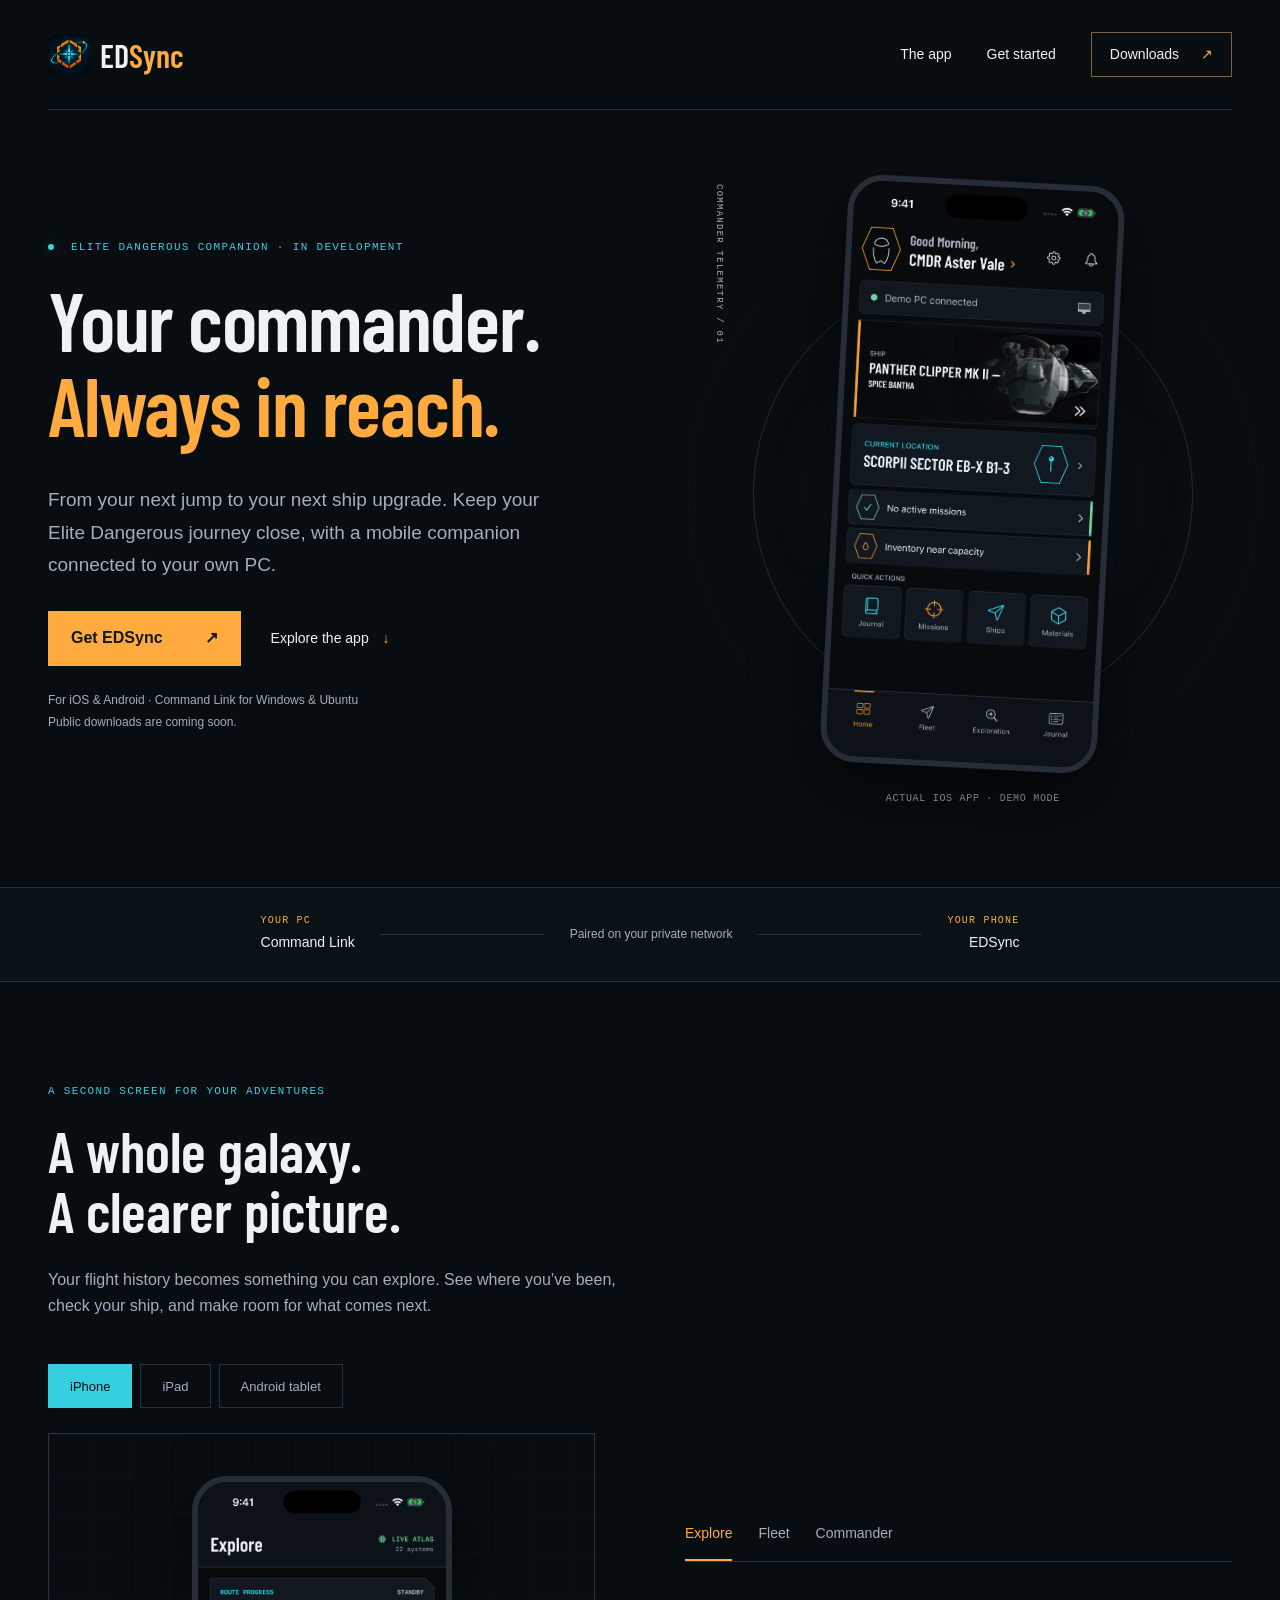
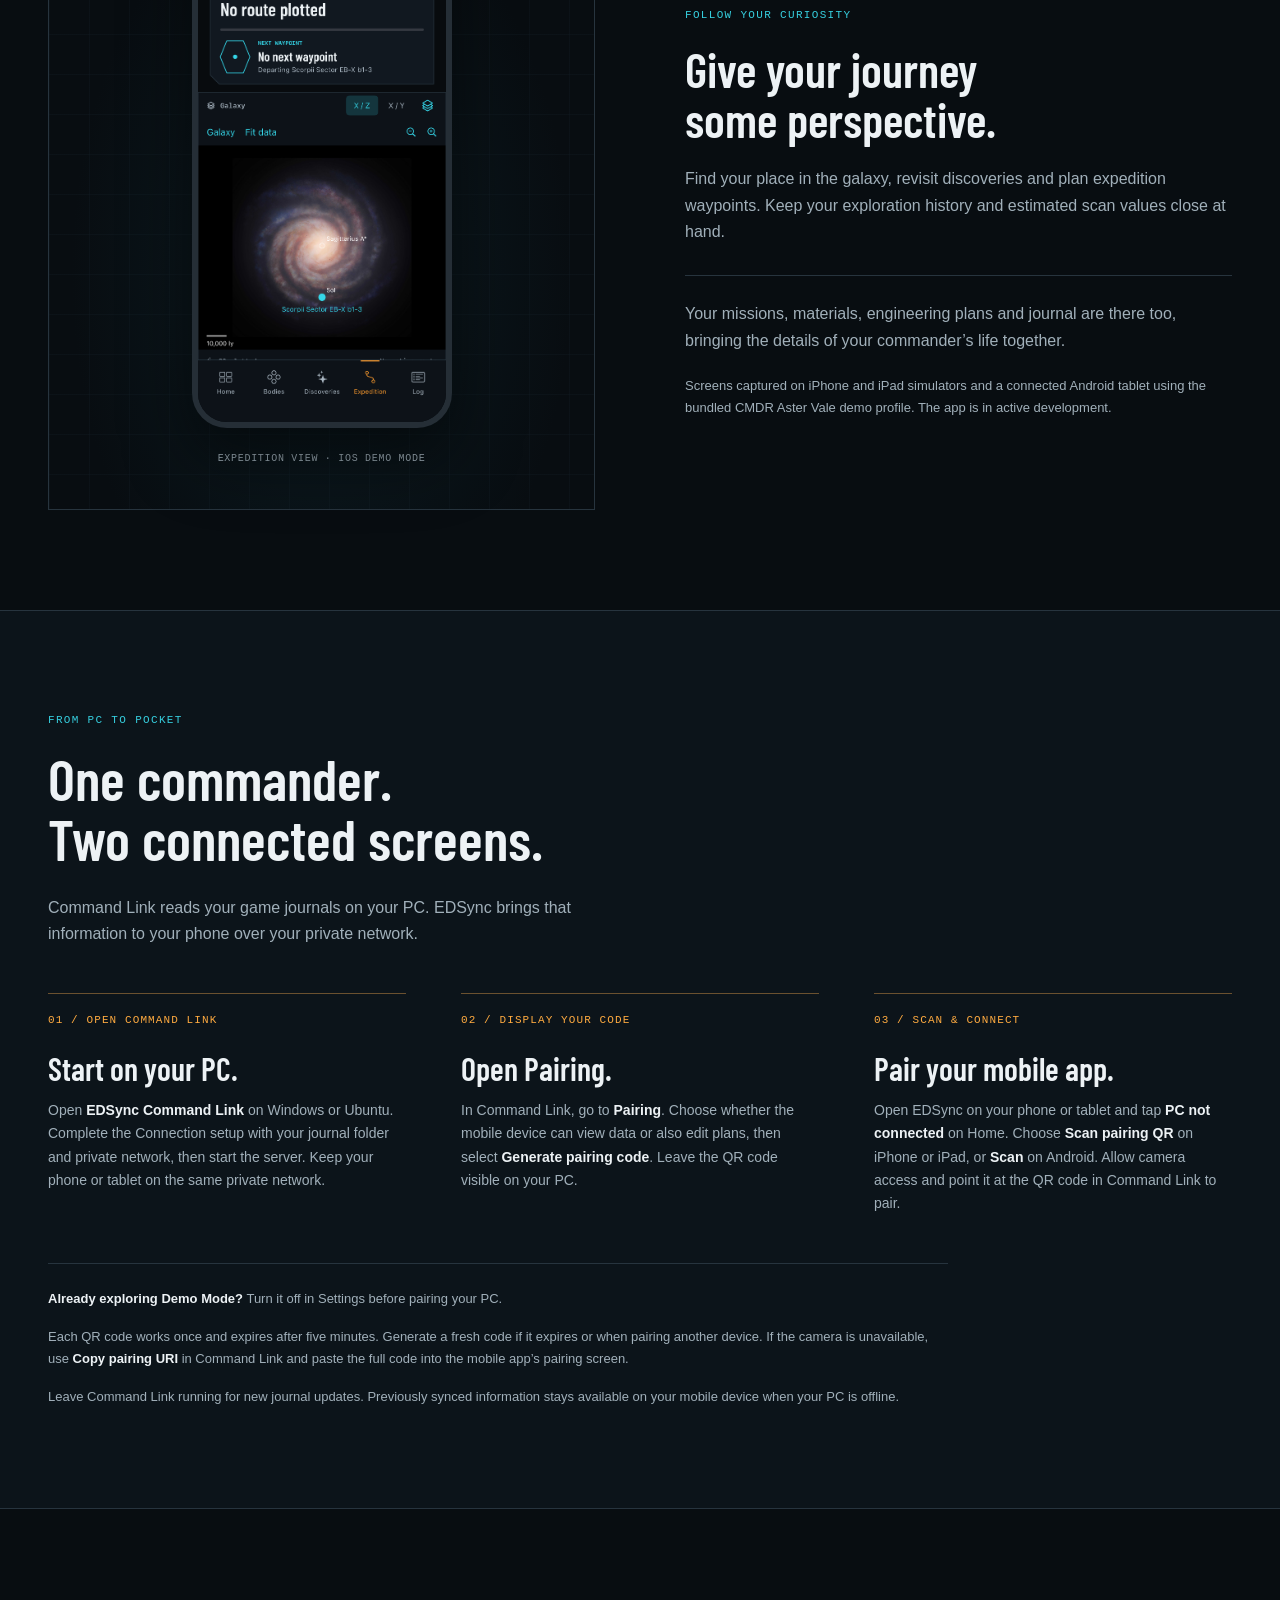
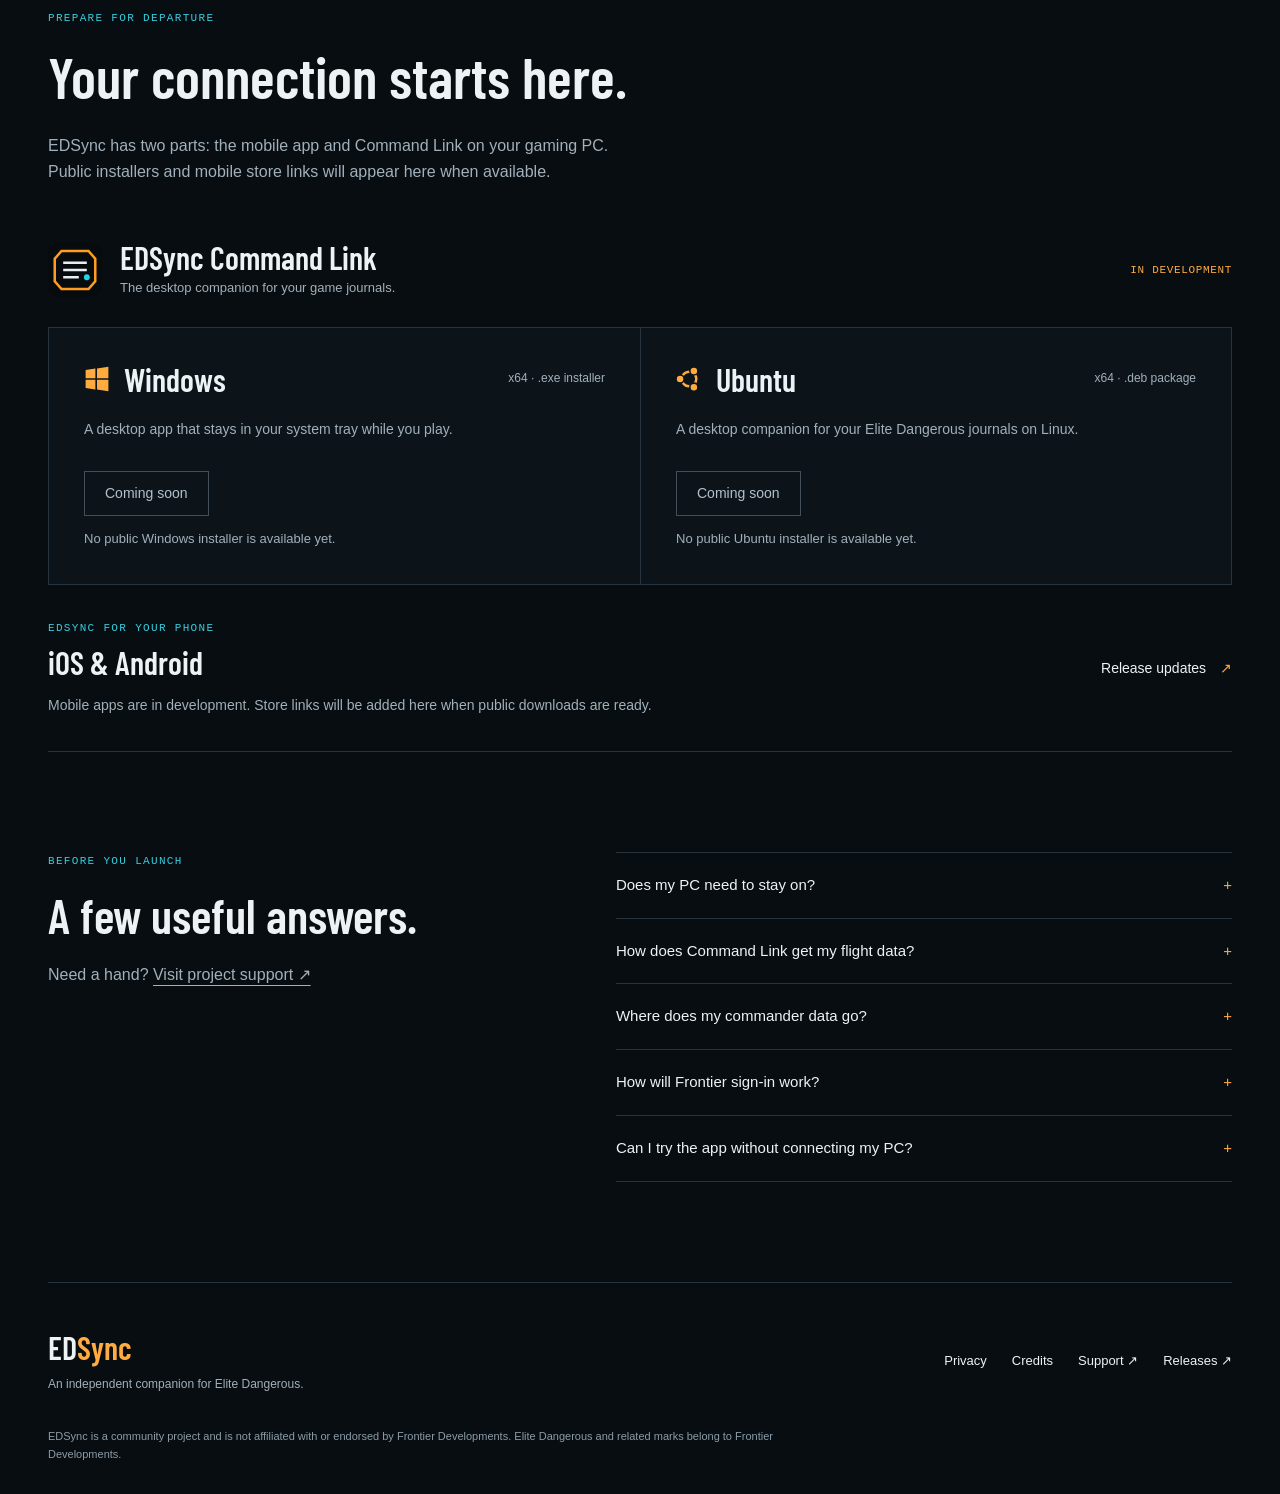
<file: index.html>
<!doctype html>
<html lang="en"><head><meta charset="utf-8"><meta name="viewport" content="width=device-width, initial-scale=1"><meta name="theme-color" content="#080d11"><title>EDSync — Your commander. Always in reach.</title><meta name="description" content="Your Elite Dangerous companion for mobile. Connect to Command Link on Windows or Ubuntu to keep your commander, fleet and discoveries in reach."><meta property="og:title" content="EDSync — Your commander. Always in reach."><meta property="og:description" content="Your Elite Dangerous companion for mobile. Connect to Command Link on Windows or Ubuntu to keep your commander, fleet and discoveries in reach."><meta property="og:type" content="website"><meta property="og:image" content="https://hinxman.github.io/edsync-site/assets/icon.png"><link rel="icon" href="assets/icon.png" type="image/png"><link rel="apple-touch-icon" href="assets/icon.png"><link rel="stylesheet" href="styles.css"><script src="site.js" defer></script></head><body><a class="skip" href="#main">Skip to content</a>
<header class="site-header wrap"><a class="brand" href="./" aria-label="EDSync home"><img src="assets/icon.png" width="42" height="42" alt=""><span>ED<span class="accent">Sync</span></span></a><nav aria-label="Main navigation"><a href="./#experience">The app</a><a href="./#setup">Get started</a><a class="nav-download" href="./#downloads">Downloads <span aria-hidden="true">↗</span></a></nav></header>
<main id="main">
<section class="hero wrap" aria-labelledby="hero-title">
<div class="hero-copy"><p class="eyebrow"><span class="signal" aria-hidden="true"></span> Elite Dangerous companion · In development</p><h1 id="hero-title">Your commander.<br><span>Always in reach.</span></h1><p class="lede">From your next jump to your next ship upgrade. Keep your Elite Dangerous journey close, with a mobile companion connected to your own PC.</p><div class="actions"><a class="button" href="#downloads">Get EDSync <span aria-hidden="true">↗</span></a><a class="text-link" href="#experience">Explore the app <span aria-hidden="true">↓</span></a></div><p class="availability">For iOS &amp; Android · Command Link for Windows &amp; Ubuntu<br>Public downloads are coming soon.</p></div>
<figure class="hero-preview"><div class="orbit orbit-one" aria-hidden="true"></div><div class="orbit orbit-two" aria-hidden="true"></div><span class="preview-coordinate" aria-hidden="true">COMMANDER TELEMETRY / 01</span><a class="phone" href="assets/screenshots/commander.png" aria-label="View full-size demo commander screenshot"><img src="assets/screenshots/commander.png" width="1206" height="2622" fetchpriority="high" alt="EDSync home screen greeting CMDR Aster Vale, with the active ship, current location and quick actions."></a><figcaption>Actual iOS app · Demo mode</figcaption></figure>
</section>
<div class="connection-band"><div class="wrap connection-flow"><span><b>YOUR PC</b>Command Link</span><span class="connection-line" aria-hidden="true"></span><span class="connection-center">Paired on your private network</span><span class="connection-line" aria-hidden="true"></span><span><b>YOUR PHONE</b>EDSync</span></div></div>
<section class="experience wrap section" id="experience" aria-labelledby="experience-title"><div class="section-heading"><p class="eyebrow">A second screen for your adventures</p><h2 id="experience-title">A whole galaxy.<br>A clearer picture.</h2><p>Your flight history becomes something you can explore. See where you’ve been, check your ship, and make room for what comes next.</p></div>
<div class="device-switch" role="group" aria-label="Choose a device preview"><button type="button" data-device="iphone" aria-pressed="true">iPhone</button><button type="button" data-device="ipad" aria-pressed="false">iPad</button><button type="button" data-device="android" aria-pressed="false">Android tablet</button></div><div class="showcase" data-device-view="iphone"><figure class="screen-stage"><a class="phone" id="feature-image-link" href="assets/screenshots/expedition.png" aria-label="View full-size expedition screenshot"><img id="feature-image" src="assets/screenshots/expedition.png" width="1206" height="2622" loading="lazy" alt="EDSync expedition screen showing the galaxy map and the demo commander’s current system."></a><figcaption id="feature-caption">Expedition view · iOS demo mode</figcaption></figure>
<div class="feature-copy"><div class="feature-switch" role="group" aria-label="Choose an app preview"><button type="button" data-preview="expedition" aria-pressed="true">Explore</button><button type="button" data-preview="fleet" aria-pressed="false">Fleet</button><button type="button" data-preview="commander" aria-pressed="false">Commander</button></div><div aria-live="polite" aria-atomic="true"><p class="eyebrow" id="feature-kicker">Follow your curiosity</p><h3 id="feature-title">Give your journey<br>some perspective.</h3><p id="feature-description">Find your place in the galaxy, revisit discoveries and plan expedition waypoints. Keep your exploration history and estimated scan values close at hand.</p></div><p class="feature-secondary">Your missions, materials, engineering plans and journal are there too, bringing the details of your commander’s life together.</p><p class="small muted">Screens captured on iPhone and iPad simulators and a connected Android tablet using the bundled CMDR Aster Vale demo profile. The app is in active development.</p></div></div></section>
<section class="setup-section" id="setup" aria-labelledby="setup-title"><div class="wrap section"><div class="section-heading"><p class="eyebrow">From PC to pocket</p><h2 id="setup-title">One commander.<br>Two connected screens.</h2><p>Command Link reads your game journals on your PC. EDSync brings that information to your phone over your private network.</p></div><div class="setup-flow"><article><span class="step">01 / OPEN COMMAND LINK</span><h3>Start on your PC.</h3><p>Open <strong>EDSync Command Link</strong> on Windows or Ubuntu. Complete the Connection setup with your journal folder and private network, then start the server. Keep your phone or tablet on the same private network.</p></article><article><span class="step">02 / DISPLAY YOUR CODE</span><h3>Open Pairing.</h3><p>In Command Link, go to <strong>Pairing</strong>. Choose whether the mobile device can view data or also edit plans, then select <strong>Generate pairing code</strong>. Leave the QR code visible on your PC.</p></article><article><span class="step">03 / SCAN &amp; CONNECT</span><h3>Pair your mobile app.</h3><p>Open EDSync on your phone or tablet and tap <strong>PC not connected</strong> on Home. Choose <strong>Scan pairing QR</strong> on iPhone or iPad, or <strong>Scan</strong> on Android. Allow camera access and point it at the QR code in Command Link to pair.</p></article></div><div class="pairing-notes"><p><strong>Already exploring Demo Mode?</strong> Turn it off in Settings before pairing your PC.</p><p>Each QR code works once and expires after five minutes. Generate a fresh code if it expires or when pairing another device. If the camera is unavailable, use <strong>Copy pairing URI</strong> in Command Link and paste the full code into the mobile app’s pairing screen.</p><p>Leave Command Link running for new journal updates. Previously synced information stays available on your mobile device when your PC is offline.</p></div></div></section>
<section class="downloads wrap section" id="downloads" aria-labelledby="downloads-title"><div class="section-heading"><p class="eyebrow">Prepare for departure</p><h2 id="downloads-title">Your connection starts here.</h2><p>EDSync has two parts: the mobile app and Command Link on your gaming PC. Public installers and mobile store links will appear here when available.</p></div><div class="download-heading"><img src="assets/command-link.svg" width="54" height="54" alt=""><div><h3>EDSync Command Link</h3><p>The desktop companion for your game journals.</p></div><span class="release-status">In development</span></div><div class="platforms"><article class="platform" data-platform="windows"><div class="platform-title"><svg aria-hidden="true" viewBox="0 0 32 32"><path d="M2 5 14 3v12H2zm14-2 14-2v14H16zM2 17h12v12L2 27zm14 0h14v14l-14-2z" fill="currentColor"/></svg><h3>Windows</h3><span>x64 · .exe installer</span></div><p>A desktop app that stays in your system tray while you play.</p><div class="release-info"><span class="download-unavailable">Coming soon</span><p class="small muted">No public Windows installer is available yet.</p></div></article><article class="platform" data-platform="ubuntu"><div class="platform-title"><svg aria-hidden="true" viewBox="0 0 32 32"><circle cx="16" cy="16" r="9" fill="none" stroke="currentColor" stroke-width="3"/><g fill="currentColor" stroke="#0c141a" stroke-width="2"><circle cx="5" cy="16" r="5"/><circle cx="22" cy="6" r="5"/><circle cx="22" cy="26" r="5"/></g></svg><h3>Ubuntu</h3><span>x64 · .deb package</span></div><p>A desktop companion for your Elite Dangerous journals on Linux.</p><div class="release-info"><span class="download-unavailable">Coming soon</span><p class="small muted">No public Ubuntu installer is available yet.</p></div></article></div><div class="mobile-release"><div><p class="eyebrow">EDSync for your phone</p><h3>iOS &amp; Android</h3><p>Mobile apps are in development. Store links will be added here when public downloads are ready.</p></div><a class="text-link" href="https://github.com/Hinxman/edsync-site/releases">Release updates <span aria-hidden="true">↗</span></a></div><noscript><p>JavaScript is off. Check <a href="https://github.com/Hinxman/edsync-site/releases">GitHub Releases</a> for available installers.</p></noscript></section>
<section class="faq-section wrap section" aria-labelledby="faq-title"><div><p class="eyebrow">Before you launch</p><h2 id="faq-title">A few useful answers.</h2><p class="muted">Need a hand? <a href="https://github.com/Hinxman/edsync-site/issues">Visit project support ↗</a></p></div><div class="questions"><details><summary>Does my PC need to stay on?</summary><p>For new journal updates, your PC and Command Link need to be running and reachable from your phone. Previously synced information remains available in the app’s local cache.</p></details><details><summary>How does Command Link get my flight data?</summary><p>Command Link reads the Elite Dangerous journal files on your PC and shares the resulting information with the devices you pair.</p></details><details><summary>Where does my commander data go?</summary><p>Command Link stores journal data on your PC and shares it with the phones you pair. EDSync caches data on your phone. Optional online lookups contact their respective services. Read our <a href="privacy.html">privacy information</a> for details.</p></details><details><summary>How will Frontier sign-in work?</summary><p>Optional Frontier sign-in is still being prepared. When available, you’ll sign in through Frontier’s own browser page. You won’t need to register a developer application or supply your own client ID. Local journal pairing is a separate connection.</p></details><details><summary>Can I try the app without connecting my PC?</summary><p>Yes. Demo Mode is available in every build. Open Settings from the Home screen and enable Demo Mode to explore the bundled sample commander. No PC pairing or Frontier login is required. The screenshots on this site were captured that way.</p></details></div></section>
</main><footer class="wrap site-footer"><div><a class="wordmark" href="./">ED<span class="accent">Sync</span></a><p>An independent companion for Elite Dangerous.</p></div><nav aria-label="Footer"><a href="privacy.html">Privacy</a><a href="credits.html">Credits</a><a href="https://github.com/Hinxman/edsync-site/issues">Support ↗</a><a href="https://github.com/Hinxman/edsync-site/releases">Releases ↗</a></nav><p class="legal">EDSync is a community project and is not affiliated with or endorsed by Frontier Developments. Elite Dangerous and related marks belong to Frontier Developments.</p></footer></body></html>
</file>
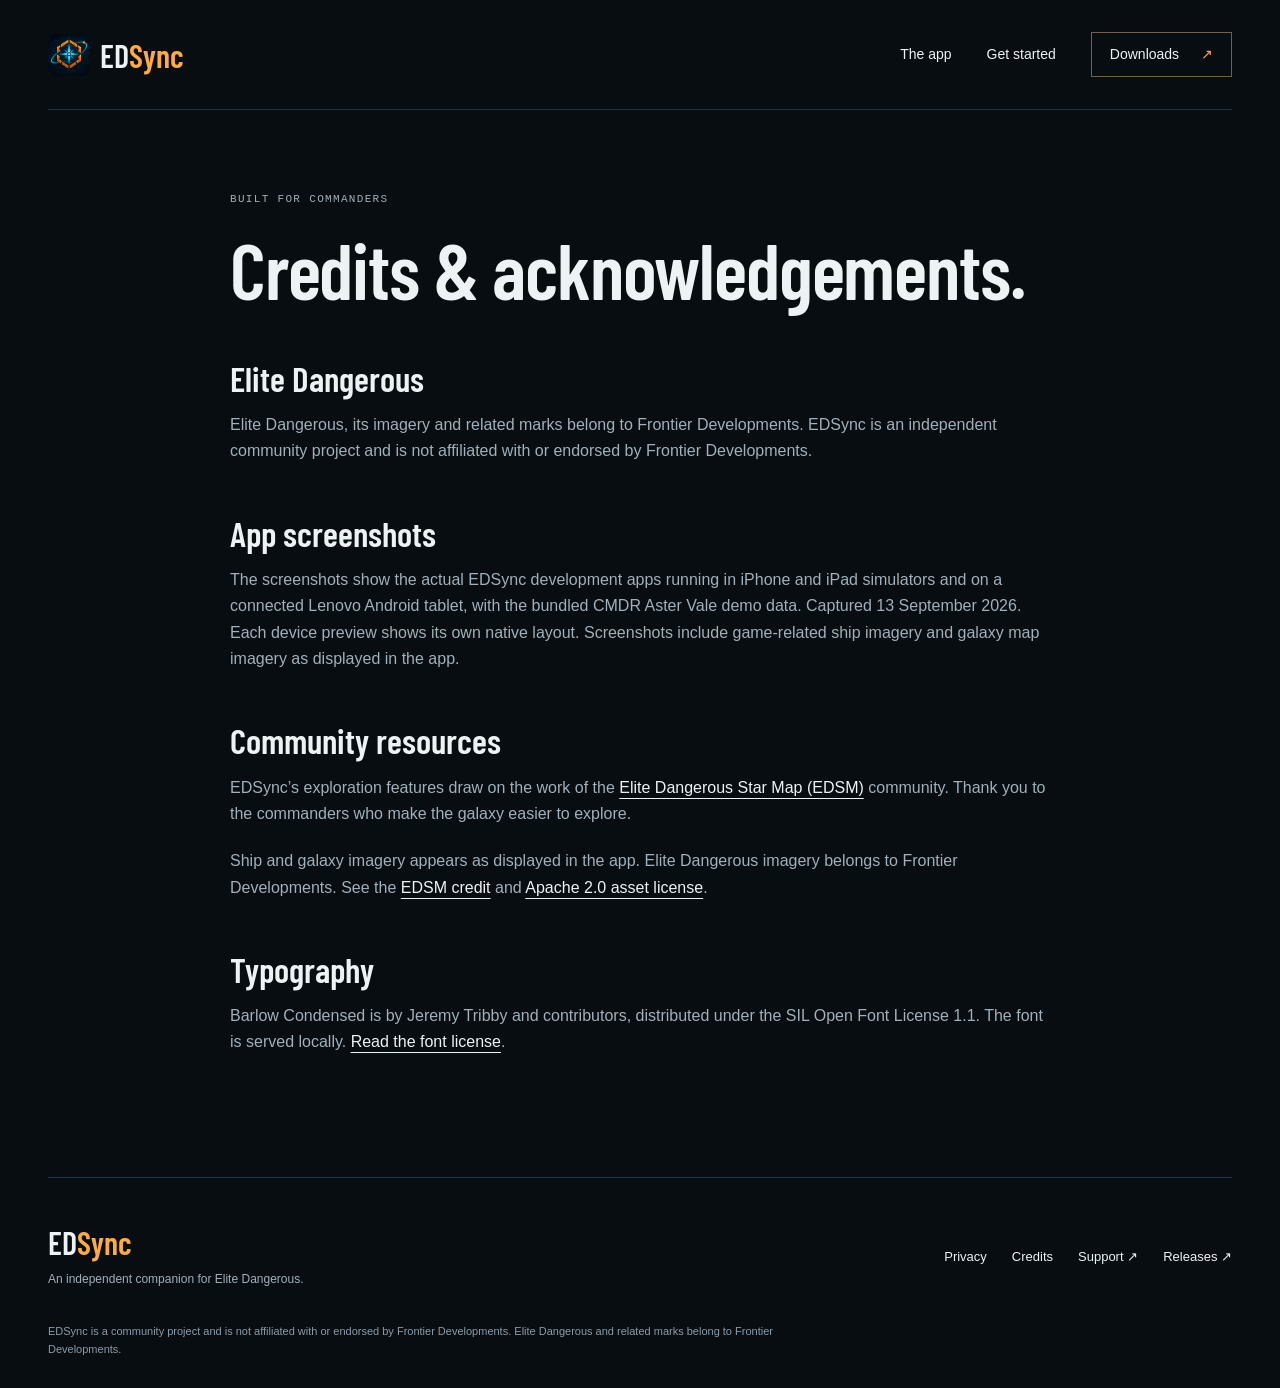
<file: credits.html>
<!doctype html>
<html lang="en"><head><meta charset="utf-8"><meta name="viewport" content="width=device-width, initial-scale=1"><meta name="theme-color" content="#080d11"><title>Credits — EDSync</title><meta name="description" content="Credits for the EDSync website and app previews."><meta property="og:title" content="Credits — EDSync"><meta property="og:description" content="Credits for the EDSync website and app previews."><meta property="og:type" content="website"><meta property="og:image" content="https://hinxman.github.io/edsync-site/assets/icon.png"><link rel="icon" href="assets/icon.png" type="image/png"><link rel="apple-touch-icon" href="assets/icon.png"><link rel="stylesheet" href="styles.css"><script src="site.js" defer></script></head><body><a class="skip" href="#main">Skip to content</a>
<header class="site-header wrap"><a class="brand" href="./" aria-label="EDSync home"><img src="assets/icon.png" width="42" height="42" alt=""><span>ED<span class="accent">Sync</span></span></a><nav aria-label="Main navigation"><a href="./#experience">The app</a><a href="./#setup">Get started</a><a class="nav-download" href="./#downloads">Downloads <span aria-hidden="true">↗</span></a></nav></header><main id="main" class="wrap document"><p class="eyebrow">Built for commanders</p><h1>Credits &amp; acknowledgements.</h1><h2>Elite Dangerous</h2><p>Elite Dangerous, its imagery and related marks belong to Frontier Developments. EDSync is an independent community project and is not affiliated with or endorsed by Frontier Developments.</p><h2>App screenshots</h2><p>The screenshots show the actual EDSync development apps running in iPhone and iPad simulators and on a connected Lenovo Android tablet, with the bundled CMDR Aster Vale demo data. Captured 13 September 2026. Each device preview shows its own native layout. Screenshots include game-related ship imagery and galaxy map imagery as displayed in the app.</p><h2>Community resources</h2><p>EDSync’s exploration features draw on the work of the <a href="https://www.edsm.net/">Elite Dangerous Star Map (EDSM)</a> community. Thank you to the commanders who make the galaxy easier to explore.</p><p>Ship and galaxy imagery appears as displayed in the app. Elite Dangerous imagery belongs to Frontier Developments. See the <a href="assets/licenses/EDSM-Ship-Images-CREDIT.txt">EDSM credit</a> and <a href="assets/licenses/Third-Party-Assets-LICENSE.md">Apache 2.0 asset license</a>.</p><h2>Typography</h2><p>Barlow Condensed is by Jeremy Tribby and contributors, distributed under the SIL Open Font License 1.1. The font is served locally. <a href="assets/OFL.txt">Read the font license</a>.</p></main><footer class="wrap site-footer"><div><a class="wordmark" href="./">ED<span class="accent">Sync</span></a><p>An independent companion for Elite Dangerous.</p></div><nav aria-label="Footer"><a href="privacy.html">Privacy</a><a href="credits.html">Credits</a><a href="https://github.com/Hinxman/edsync-site/issues">Support ↗</a><a href="https://github.com/Hinxman/edsync-site/releases">Releases ↗</a></nav><p class="legal">EDSync is a community project and is not affiliated with or endorsed by Frontier Developments. Elite Dangerous and related marks belong to Frontier Developments.</p></footer></body></html>
</file>
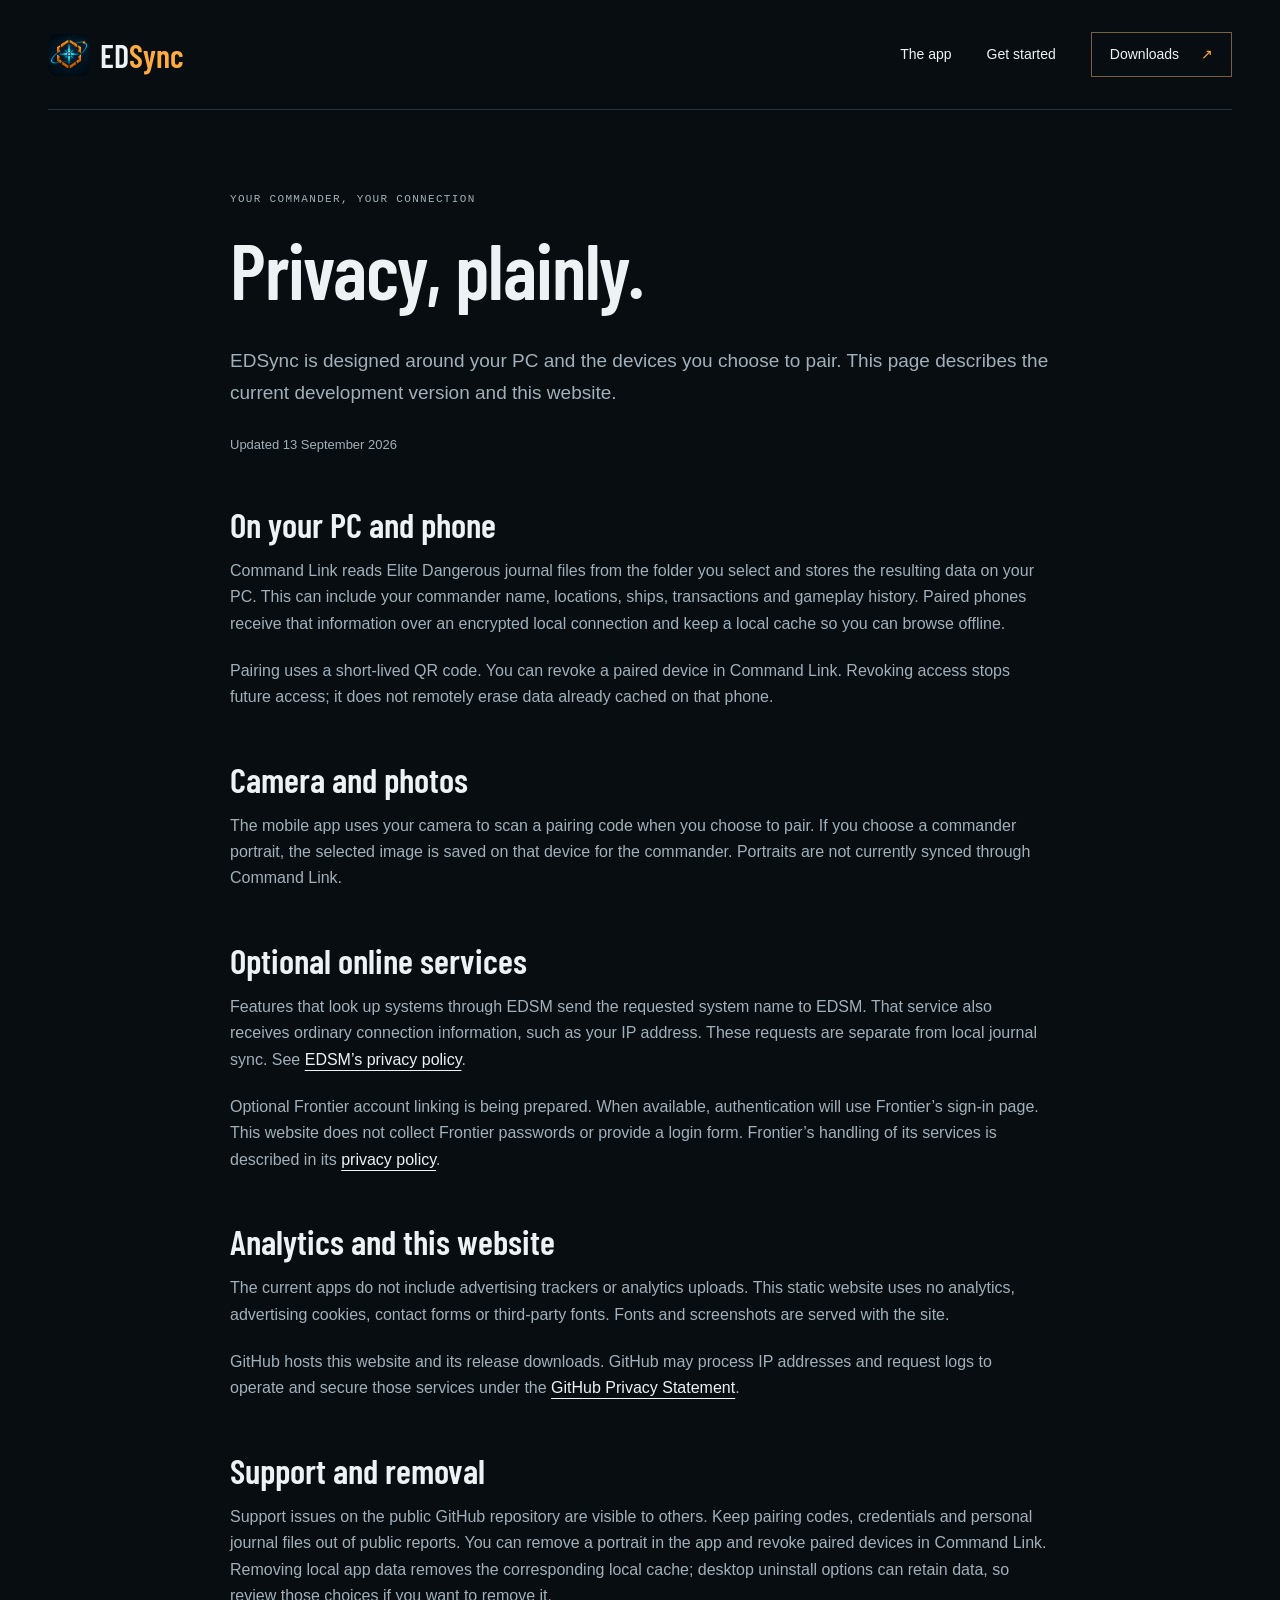
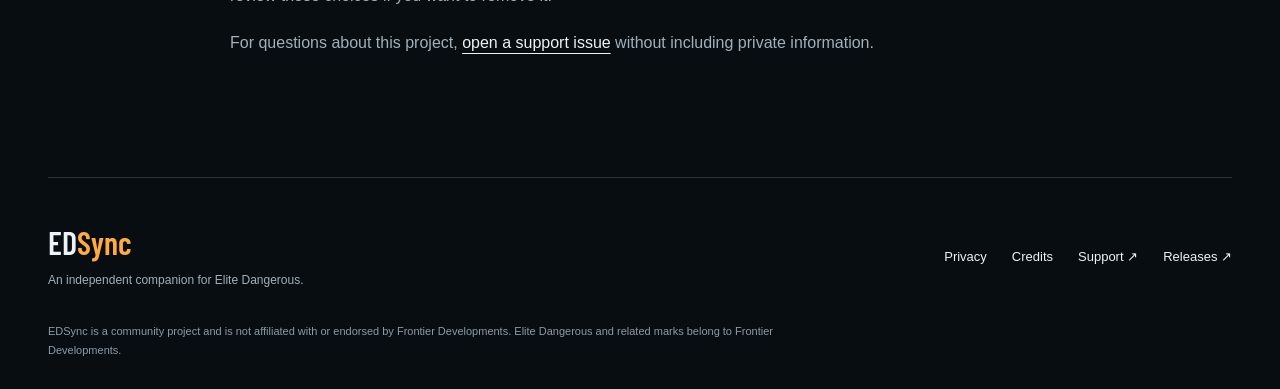
<file: privacy.html>
<!doctype html>
<html lang="en"><head><meta charset="utf-8"><meta name="viewport" content="width=device-width, initial-scale=1"><meta name="theme-color" content="#080d11"><title>Privacy — EDSync</title><meta name="description" content="How EDSync, Command Link and this website handle your information."><meta property="og:title" content="Privacy — EDSync"><meta property="og:description" content="How EDSync, Command Link and this website handle your information."><meta property="og:type" content="website"><meta property="og:image" content="https://hinxman.github.io/edsync-site/assets/icon.png"><link rel="icon" href="assets/icon.png" type="image/png"><link rel="apple-touch-icon" href="assets/icon.png"><link rel="stylesheet" href="styles.css"><script src="site.js" defer></script></head><body><a class="skip" href="#main">Skip to content</a>
<header class="site-header wrap"><a class="brand" href="./" aria-label="EDSync home"><img src="assets/icon.png" width="42" height="42" alt=""><span>ED<span class="accent">Sync</span></span></a><nav aria-label="Main navigation"><a href="./#experience">The app</a><a href="./#setup">Get started</a><a class="nav-download" href="./#downloads">Downloads <span aria-hidden="true">↗</span></a></nav></header><main id="main" class="wrap document"><p class="eyebrow">Your commander, your connection</p><h1>Privacy, plainly.</h1><p class="lede">EDSync is designed around your PC and the devices you choose to pair. This page describes the current development version and this website.</p><p class="small muted">Updated 13 September 2026</p><h2>On your PC and phone</h2><p>Command Link reads Elite Dangerous journal files from the folder you select and stores the resulting data on your PC. This can include your commander name, locations, ships, transactions and gameplay history. Paired phones receive that information over an encrypted local connection and keep a local cache so you can browse offline.</p><p>Pairing uses a short-lived QR code. You can revoke a paired device in Command Link. Revoking access stops future access; it does not remotely erase data already cached on that phone.</p><h2>Camera and photos</h2><p>The mobile app uses your camera to scan a pairing code when you choose to pair. If you choose a commander portrait, the selected image is saved on that device for the commander. Portraits are not currently synced through Command Link.</p><h2>Optional online services</h2><p>Features that look up systems through EDSM send the requested system name to EDSM. That service also receives ordinary connection information, such as your IP address. These requests are separate from local journal sync. See <a href="https://www.edsm.net/en/privacy-policy">EDSM’s privacy policy</a>.</p><p>Optional Frontier account linking is being prepared. When available, authentication will use Frontier’s sign-in page. This website does not collect Frontier passwords or provide a login form. Frontier’s handling of its services is described in its <a href="https://www.frontier.co.uk/legal/privacy-policy">privacy policy</a>.</p><h2>Analytics and this website</h2><p>The current apps do not include advertising trackers or analytics uploads. This static website uses no analytics, advertising cookies, contact forms or third-party fonts. Fonts and screenshots are served with the site.</p><p>GitHub hosts this website and its release downloads. GitHub may process IP addresses and request logs to operate and secure those services under the <a href="https://docs.github.com/en/site-policy/privacy-policies/github-general-privacy-statement">GitHub Privacy Statement</a>.</p><h2>Support and removal</h2><p>Support issues on the public GitHub repository are visible to others. Keep pairing codes, credentials and personal journal files out of public reports. You can remove a portrait in the app and revoke paired devices in Command Link. Removing local app data removes the corresponding local cache; desktop uninstall options can retain data, so review those choices if you want to remove it.</p><p>For questions about this project, <a href="https://github.com/Hinxman/edsync-site/issues">open a support issue</a> without including private information.</p></main><footer class="wrap site-footer"><div><a class="wordmark" href="./">ED<span class="accent">Sync</span></a><p>An independent companion for Elite Dangerous.</p></div><nav aria-label="Footer"><a href="privacy.html">Privacy</a><a href="credits.html">Credits</a><a href="https://github.com/Hinxman/edsync-site/issues">Support ↗</a><a href="https://github.com/Hinxman/edsync-site/releases">Releases ↗</a></nav><p class="legal">EDSync is a community project and is not affiliated with or endorsed by Frontier Developments. Elite Dangerous and related marks belong to Frontier Developments.</p></footer></body></html>
</file>
<file: styles.css>
@font-face{font-family:Barlow;src:url('assets/BarlowCondensed-SemiBold.ttf') format('truetype');font-weight:600;font-display:swap}
:root{color-scheme:dark;--bg:#080d11;--panel:#0c141a;--line:#27343e;--text:#edf2f5;--muted:#a1b0ba;--amber:#ffab40;--cyan:#36cfdf}*{box-sizing:border-box}html{scroll-behavior:smooth;scroll-padding-top:35px}body{margin:0;background:var(--bg);color:var(--text);font:16px/1.65 -apple-system,BlinkMacSystemFont,'Segoe UI',sans-serif}a{color:inherit;text-decoration-thickness:1px;text-underline-offset:5px}a:hover{color:var(--amber)}button{font:inherit}a,button,summary{-webkit-tap-highlight-color:transparent}a:focus-visible,button:focus-visible,summary:focus-visible{outline:2px solid var(--cyan);outline-offset:7px}img{max-width:100%;height:auto;display:block}figure{margin:0}p{margin:0 0 1.3em}h1,h2,h3{font-family:Barlow,'Arial Narrow',sans-serif;font-weight:600;line-height:1.04;margin:0 0 .45em}h1{font-size:clamp(62px,6.4vw,100px);letter-spacing:-.015em}h2{font-size:clamp(44px,4.5vw,68px)}h3{font-size:32px}button,a,summary{touch-action:manipulation}.wrap{width:min(1224px,calc(100% - 96px));margin-inline:auto}.accent{color:var(--amber)}.muted{color:var(--muted)}.small{font-size:13px}.eyebrow{font:11px/1.7 ui-monospace,SFMono-Regular,Consolas,monospace;text-transform:uppercase;letter-spacing:.12em;color:var(--cyan);margin-bottom:20px}.skip{position:fixed;top:-100px;left:16px;padding:12px;background:var(--amber);color:var(--bg);z-index:100}.skip:focus{top:10px}.site-header{height:110px;display:flex;align-items:center;justify-content:space-between;border-bottom:1px solid var(--line);gap:25px}.brand{display:flex;align-items:center;gap:10px;text-decoration:none;font:600 32px Barlow}.brand img{border-radius:9px}.site-header nav{display:flex;gap:35px;align-items:center;font-size:14px}.site-header nav a{text-decoration:none}.nav-download{padding:10px 18px;border:1px solid #776043}.nav-download span{color:var(--amber);margin-left:18px}.hero{display:grid;grid-template-columns:1.2fr 1fr;gap:44px;align-items:center;padding-block:70px 80px;position:relative}.hero h1 span{color:var(--amber)}.signal{display:inline-block;width:6px;height:6px;background:var(--cyan);border-radius:50%;margin-right:9px;box-shadow:0 0 13px #36cfdf66}.lede{font-size:19px;line-height:1.7;color:var(--muted);max-width:500px}.actions{display:flex;align-items:center;gap:30px;margin:30px 0 23px}.button{display:inline-flex;align-items:center;justify-content:space-between;gap:42px;padding:14px 23px;background:var(--amber);color:#11161b;text-decoration:none;font-weight:650;min-height:50px;transition:background .2s}.button:hover{background:#ffc472;color:#11161b}.text-link{font-size:14px;text-decoration:none}.text-link span{margin-left:10px;color:var(--amber)}.availability{font-size:12px;color:var(--muted);line-height:1.85}.hero-preview{position:relative;isolation:isolate;display:flex;align-items:center;flex-direction:column}.phone{display:block;width:260px;border:6px solid #252e36;border-radius:35px;overflow:hidden;background:#080d11;box-shadow:0 28px 65px #0008;position:relative}.phone img{width:100%;height:auto}.hero-preview .phone{width:277px;transform:rotate(3deg)}figcaption{font:10px/1.6 ui-monospace,monospace;letter-spacing:.07em;text-transform:uppercase;color:var(--muted);text-align:center;margin-top:23px}.preview-coordinate{font:9px ui-monospace,monospace;letter-spacing:.14em;color:var(--muted);position:absolute;left:0;top:4px;writing-mode:vertical-rl}.orbit{position:absolute;border:1px solid #32485680;border-radius:50%;width:440px;height:440px;left:50%;top:50%;transform:translate(-50%,-50%);z-index:-1;background:radial-gradient(circle,#19384360,transparent 65%)}.orbit-two{width:570px;height:570px;border-style:dashed;opacity:.3;background:none}.connection-band{border-block:1px solid var(--line);background:#0b1217}.connection-flow{display:flex;align-items:center;justify-content:center;gap:25px;padding-block:27px;font-size:14px}.connection-flow b{display:block;font:10px ui-monospace,monospace;letter-spacing:.12em;color:var(--amber);margin-bottom:5px}.connection-flow>span:last-child{text-align:right}.connection-line{height:1px;background:var(--line);flex:1;max-width:165px}.connection-center{font-size:12px;color:var(--muted)}.section{padding-block:100px}.section-heading{max-width:650px;margin-bottom:45px}.section-heading>p:last-child{color:var(--muted);max-width:580px}.showcase{display:grid;grid-template-columns:1fr 1fr;gap:90px;align-items:center}.screen-stage{padding:42px;display:flex;align-items:center;flex-direction:column;background:radial-gradient(ellipse at 50% 65%,#12303a70,transparent 65%),linear-gradient(#20313b25 1px,transparent 1px),linear-gradient(90deg,#20313b25 1px,transparent 1px);background-size:auto,40px 40px,40px 40px;border:1px solid var(--line)}.feature-switch{display:flex;border-bottom:1px solid var(--line);gap:26px;margin-bottom:44px}.feature-switch button{border:0;border-bottom:2px solid transparent;background:none;color:var(--muted);padding:14px 0;cursor:pointer;font-size:14px}.feature-switch button[aria-pressed=true]{color:var(--amber);border-bottom-color:var(--amber)}.feature-copy h3{font-size:48px}.feature-copy p{color:var(--muted)}.feature-copy .eyebrow{color:var(--cyan)}.feature-secondary{border-top:1px solid var(--line);padding-top:25px;margin-top:30px}.setup-section{background:var(--panel);border-block:1px solid var(--line)}.setup-flow{display:grid;grid-template-columns:repeat(3,1fr);gap:55px}.step{font:11px ui-monospace,monospace;letter-spacing:.1em;color:var(--amber);display:block;border-top:1px solid #6b512f;padding-top:20px;margin-bottom:26px}.setup-flow p{font-size:14px;color:var(--muted)}.setup-note{margin:25px 0 0;color:var(--muted);font-size:13px}.download-heading{display:flex;align-items:center;gap:18px;margin-top:55px;margin-bottom:28px}.download-heading h3{margin:0}.download-heading p{font-size:13px;margin:3px 0 0;color:var(--muted)}.release-status{margin-left:auto;font:11px ui-monospace,monospace;color:var(--amber);text-transform:uppercase;letter-spacing:.06em}.platforms{display:grid;grid-template-columns:1fr 1fr;border:1px solid var(--line);background:var(--panel)}.platform{padding:35px}.platform+ .platform{border-left:1px solid var(--line)}.platform-title{display:flex;align-items:center;gap:14px}.platform-title svg{width:26px;height:26px;color:var(--amber);flex:none}.platform-title h3{margin:0}.platform-title span{margin-left:auto;color:var(--muted);font-size:12px}.platform>p{font-size:14px;color:var(--muted);margin:22px 0 30px}.download-unavailable{display:inline-block;padding:10px 20px;border:1px solid #43505a;color:#b3c1cb;font-size:14px}.release-info>p{margin:12px 0 0}.release-info code{font-size:10px;overflow-wrap:anywhere}.mobile-release{display:flex;align-items:center;gap:35px;padding:34px 0;border-bottom:1px solid var(--line)}.mobile-release .eyebrow{margin-bottom:8px}.mobile-release p:last-child{font-size:14px;color:var(--muted);max-width:620px;margin-bottom:0}.mobile-release>.text-link{margin-left:auto;white-space:nowrap}.faq-section{padding-top:0;display:grid;grid-template-columns:1fr 1.25fr;gap:75px}.faq-section h2{font-size:48px}.questions details{border-top:1px solid var(--line)}.questions details:last-child{border-bottom:1px solid var(--line)}summary{padding:20px 25px 20px 0;cursor:pointer;font-size:15px;list-style:none;position:relative}summary::-webkit-details-marker{display:none}summary:after{content:'+';position:absolute;right:0;color:var(--amber)}details[open] summary:after{content:'−'}details p{font-size:14px;color:var(--muted);padding-right:20px}.site-footer{border-top:1px solid var(--line);padding-block:45px 30px;display:flex;flex-wrap:wrap;justify-content:space-between;gap:25px}.wordmark{font:32px Barlow;text-decoration:none}.site-footer p{font-size:12px;color:var(--muted);margin:7px 0 0}.site-footer nav{display:flex;gap:25px;align-items:center;font-size:13px}.site-footer nav a{text-decoration:none}.site-footer .legal{width:100%;max-width:760px;color:#8b9ca8;font-size:11px}.document{max-width:820px;padding-block:80px 100px;min-height:65vh}.document h1{font-size:clamp(56px,7vw,78px)}.document .lede{max-width:none}.document h2{font-size:35px;margin-top:50px}.document p{color:var(--muted)}.document a:not(.button){color:var(--text)}
@media(min-width:1500px){.hero{padding-block:100px}.hero-preview .phone{width:305px}}
@media(max-width:1000px){.wrap{width:calc(100% - 56px)}.hero{gap:25px}.hero h1{font-size:70px}.hero .eyebrow{font-size:10px}.hero-preview .phone{width:245px}.orbit{width:340px;height:340px}.orbit-two{width:390px;height:390px}.showcase{gap:45px}.setup-flow{gap:30px}.platform{padding:25px}.platform-title{flex-wrap:wrap}.platform-title span{width:100%;margin-left:40px}.faq-section{gap:40px}.hero{overflow:hidden}.lede{font-size:17px}}
@media(max-width:700px){.wrap{width:calc(100% - 40px)}.site-header{height:86px;gap:15px}.site-header nav{gap:18px;font-size:12px}.site-header nav a:first-child{display:none}.nav-download{padding:8px 10px}.nav-download span{margin-left:8px}.brand{font-size:27px;gap:7px}.brand img{width:32px;height:32px}.hero{grid-template-columns:1fr;padding-block:48px 45px;gap:40px;overflow:hidden}.hero h1{font-size:clamp(60px,11vw,78px)}.hero-copy{position:relative;z-index:2}.hero .lede{max-width:470px}.hero .eyebrow{font-size:9px;letter-spacing:.07em}.actions{gap:22px}.hero-preview .phone{width:246px;transform:rotate(2deg)}.hero-preview{padding-top:8px}.preview-coordinate{left:12px}.orbit{width:310px;height:310px}.orbit-two{width:380px;height:380px}.connection-flow{gap:12px;font-size:12px;flex-wrap:wrap;justify-content:space-between}.connection-flow .connection-line{max-width:none}.connection-center{order:3;width:100%;text-align:center;font-size:11px}.connection-flow .connection-line:nth-of-type(4){display:none}.section{padding-block:65px}.section-heading{margin-bottom:28px}.section-heading>p:last-child{font-size:15px}.showcase{grid-template-columns:1fr;gap:35px}.feature-copy{grid-row:1}.feature-switch{margin-bottom:28px;gap:30px}.feature-copy h3{font-size:40px}.feature-copy .feature-secondary{margin-top:20px;padding-top:20px}.screen-stage{padding:30px 20px}.screen-stage .phone{width:246px}.setup-flow{grid-template-columns:1fr;gap:14px}.setup-flow article{padding-right:20px}.step{margin-bottom:20px}.setup-note{margin-top:10px}.platforms{grid-template-columns:1fr}.platform+.platform{border-left:0;border-top:1px solid var(--line)}.platform-title span{width:auto;margin-left:auto;font-size:11px}.download-heading{flex-wrap:wrap;margin-top:35px;gap:14px}.download-heading h3{font-size:28px}.release-status{margin-left:0;flex-basis:100%}.platform{padding:25px 20px}.mobile-release{align-items:start;flex-direction:column;gap:20px}.mobile-release>.text-link{margin-left:0}.faq-section{grid-template-columns:1fr;gap:12px;padding-top:0}.faq-section h2{font-size:42px}.site-footer nav{width:100%;gap:22px;flex-wrap:wrap}.document{padding-block:50px 65px}.document h1{font-size:56px}}
@media(prefers-reduced-motion:reduce){html{scroll-behavior:auto}*,*::before,*::after{transition:none!important;animation:none!important}}
.device-switch{display:flex;gap:8px;margin:10px 0 25px;flex-wrap:wrap}.device-switch button{padding:10px 21px;border:1px solid var(--line);background:transparent;color:var(--muted);cursor:pointer;font-size:13px;min-height:44px}.device-switch button[aria-pressed=true]{color:var(--bg);background:var(--cyan);border-color:var(--cyan)}.showcase[data-device-view=ipad] .phone{width:350px;border-radius:20px}.showcase[data-device-view=android] .phone{width:305px;border-radius:20px}.showcase .screen-stage{min-height:650px;justify-content:center}.showcase .phone{max-width:100%}
@media(max-width:700px){.showcase .screen-stage{min-height:0}.showcase[data-device-view=ipad] .phone{width:340px}.showcase[data-device-view=android] .phone{width:285px}.device-switch{margin-bottom:5px}.device-switch button{padding:10px 17px}}
@media(max-width:700px){.hero h1{font-size:clamp(51px,10.5vw,68px)}.actions{gap:18px;flex-wrap:wrap}.actions .button{white-space:nowrap;gap:28px;padding:13px 20px}.actions .text-link{white-space:nowrap}}
.pairing-notes{margin-top:30px;border-top:1px solid var(--line);padding-top:24px;max-width:900px;color:var(--muted);font-size:13px}.pairing-notes p:last-child{margin-bottom:0}.setup-flow strong,.pairing-notes strong{color:var(--text);font-weight:600}
</file>
